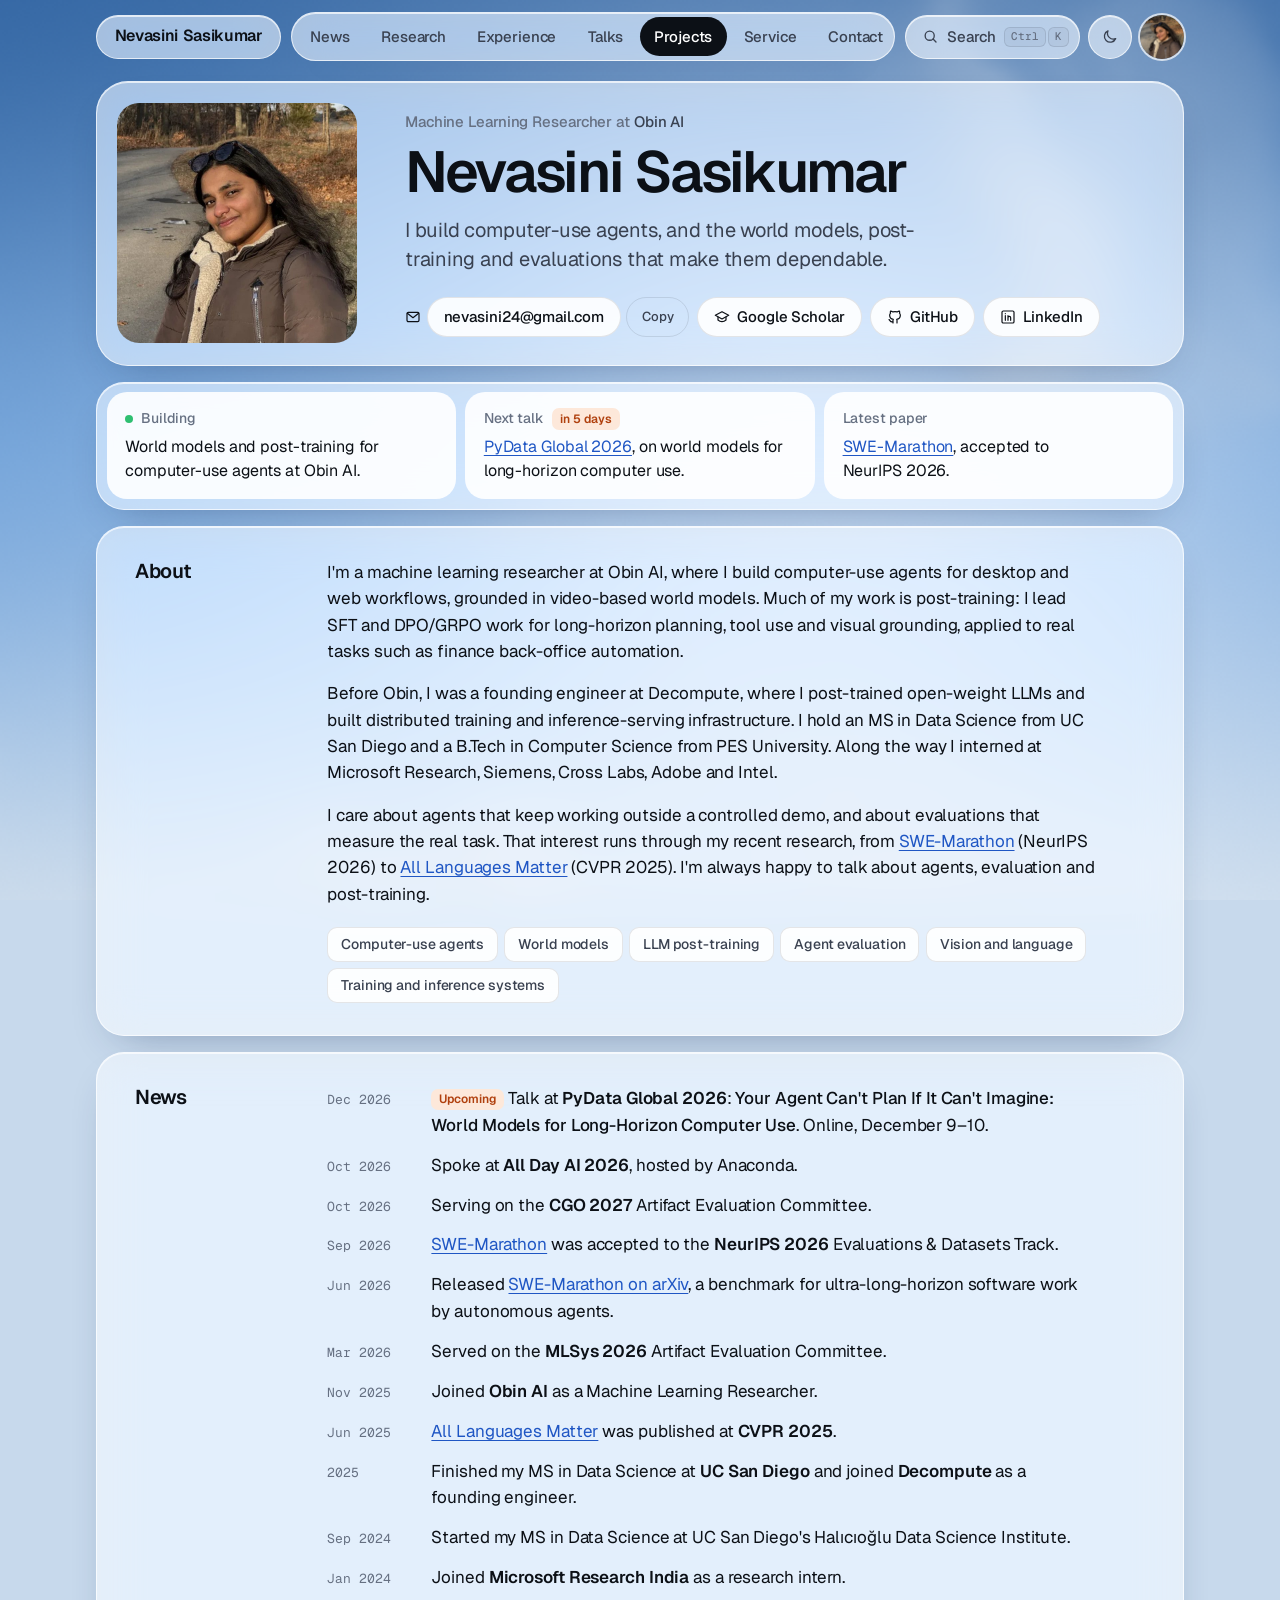
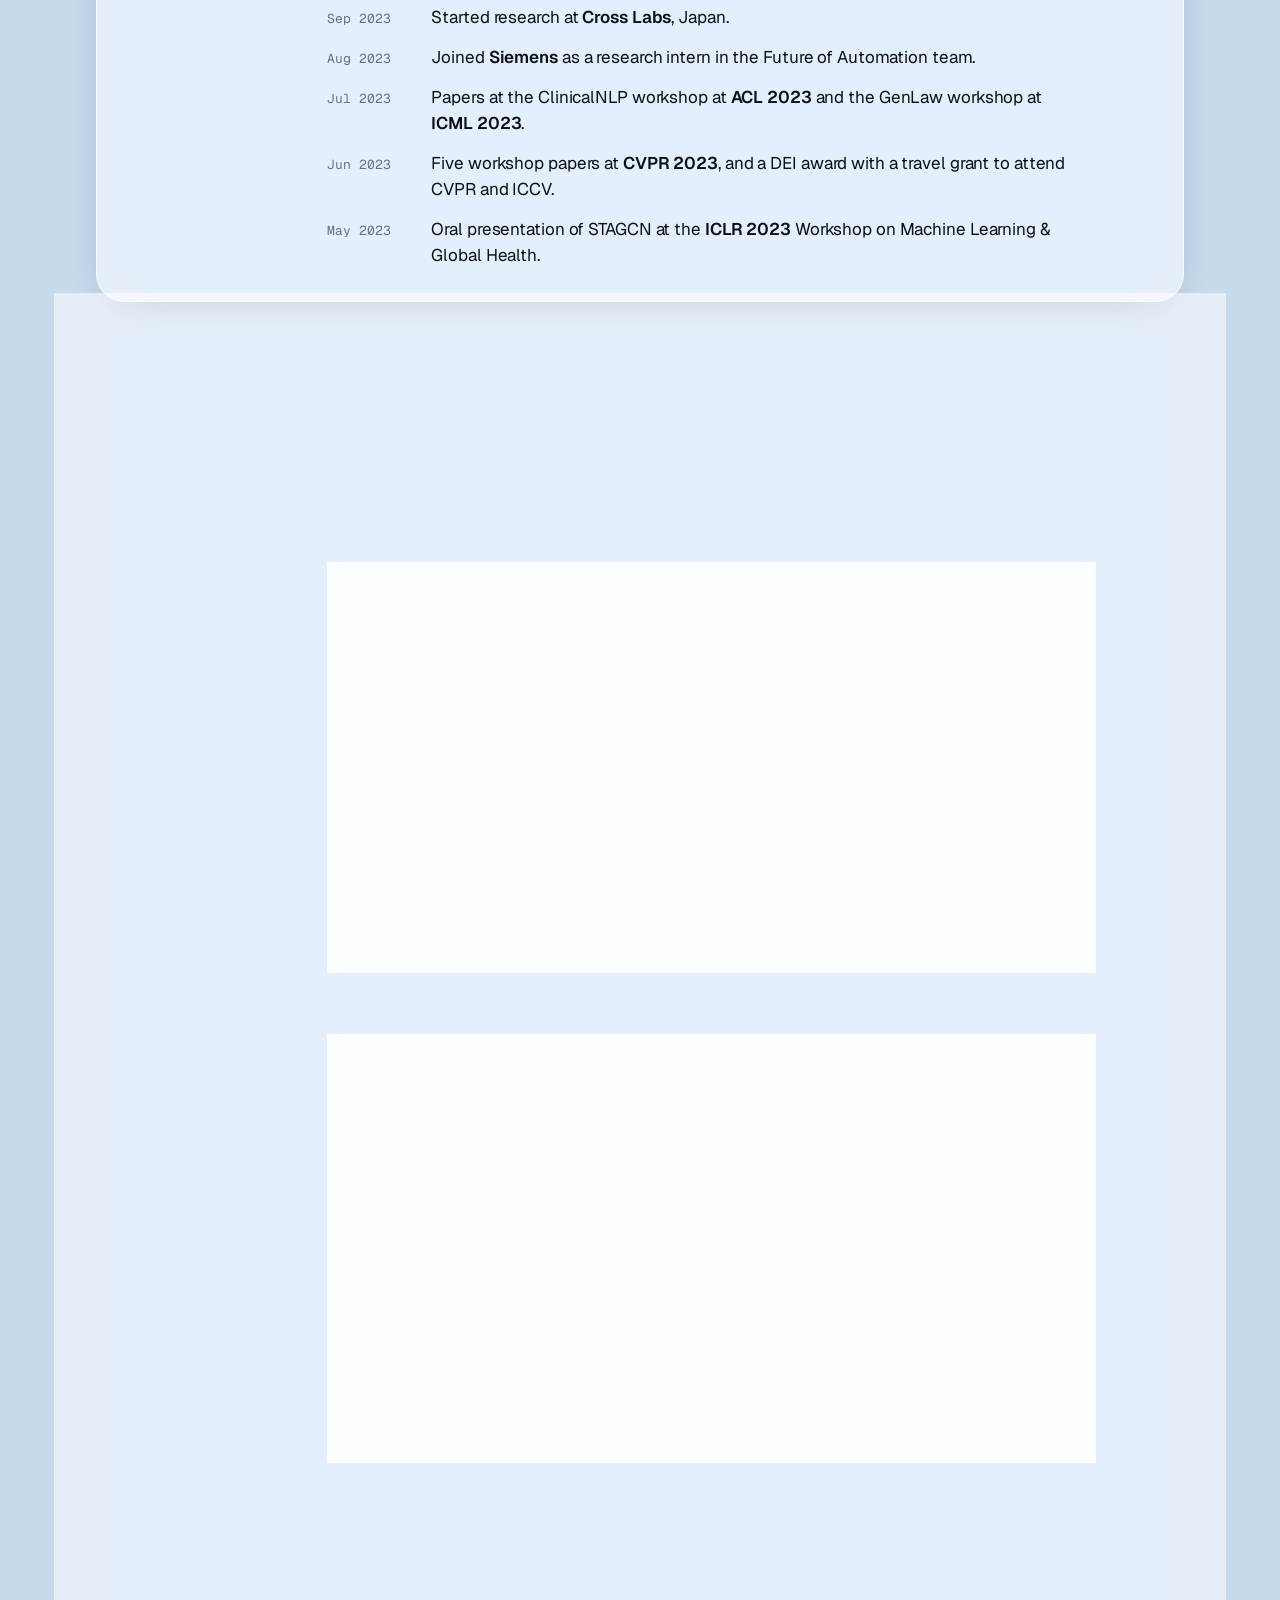
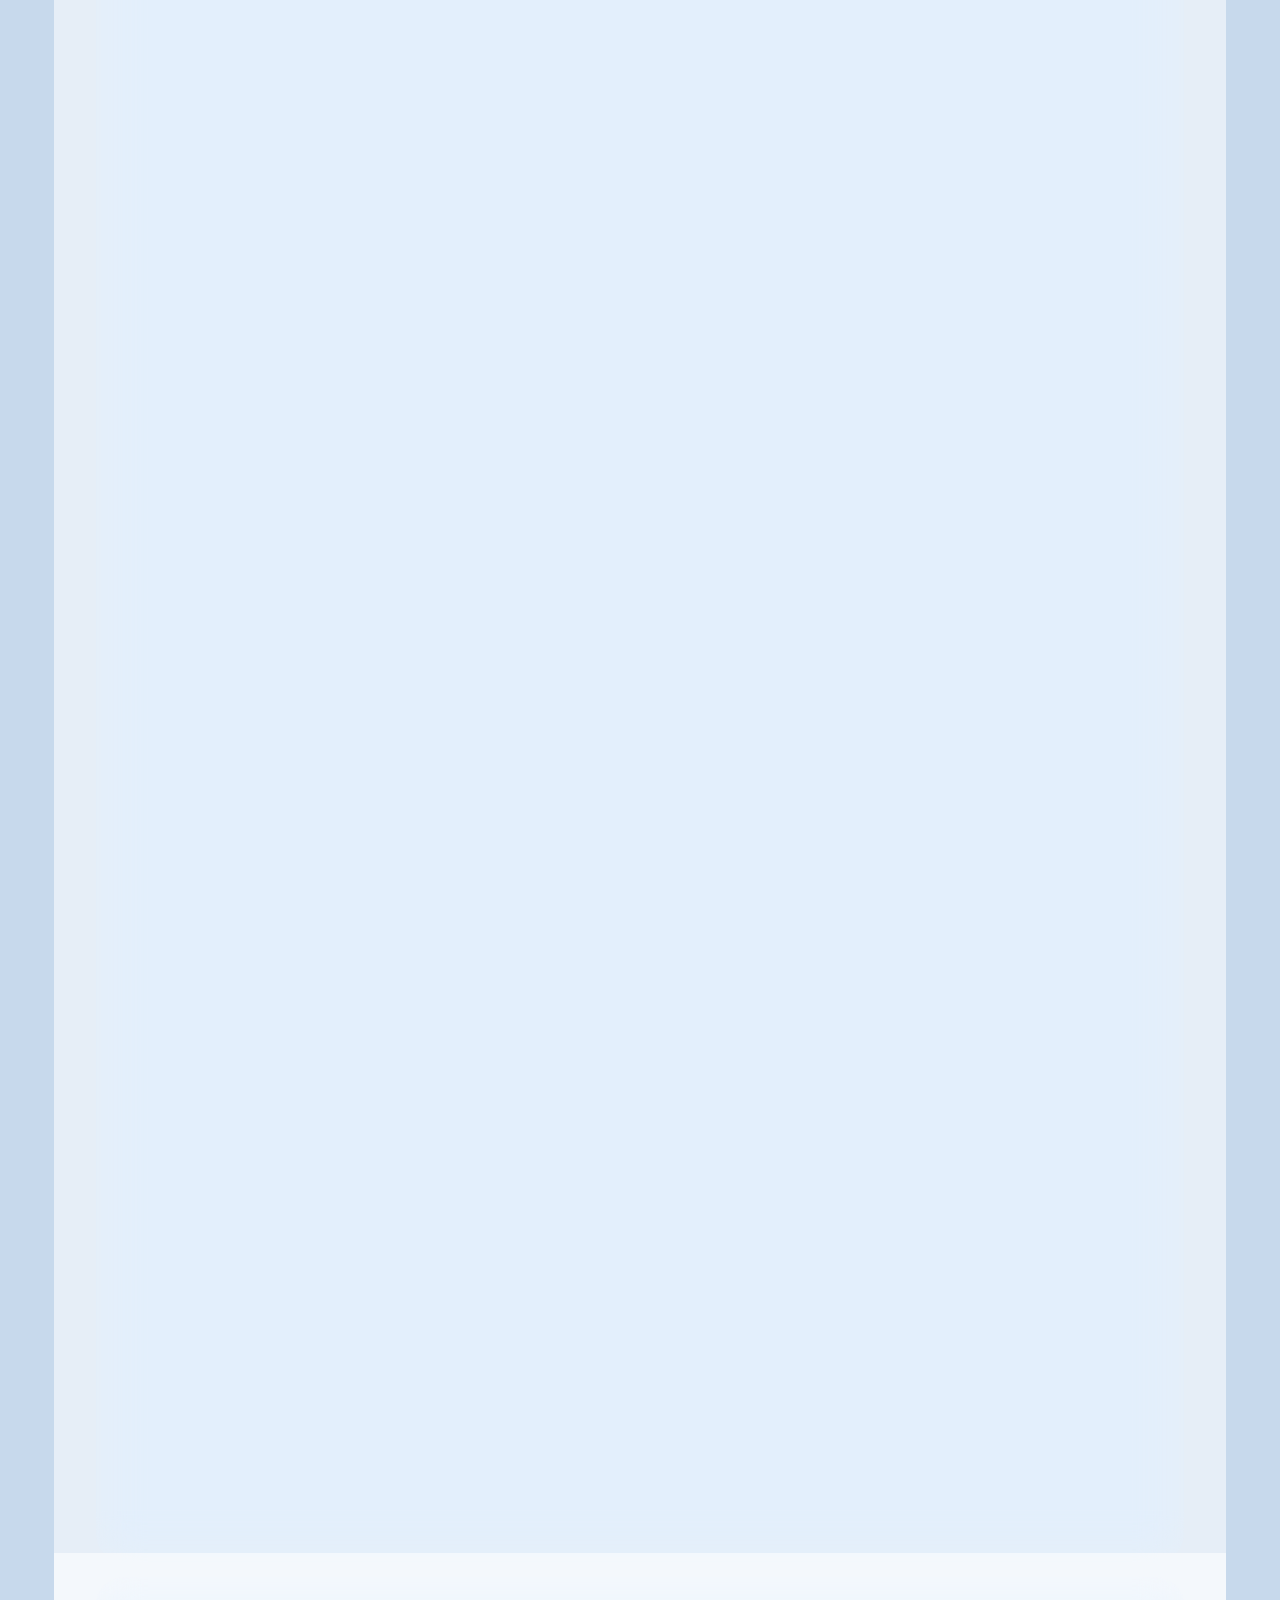
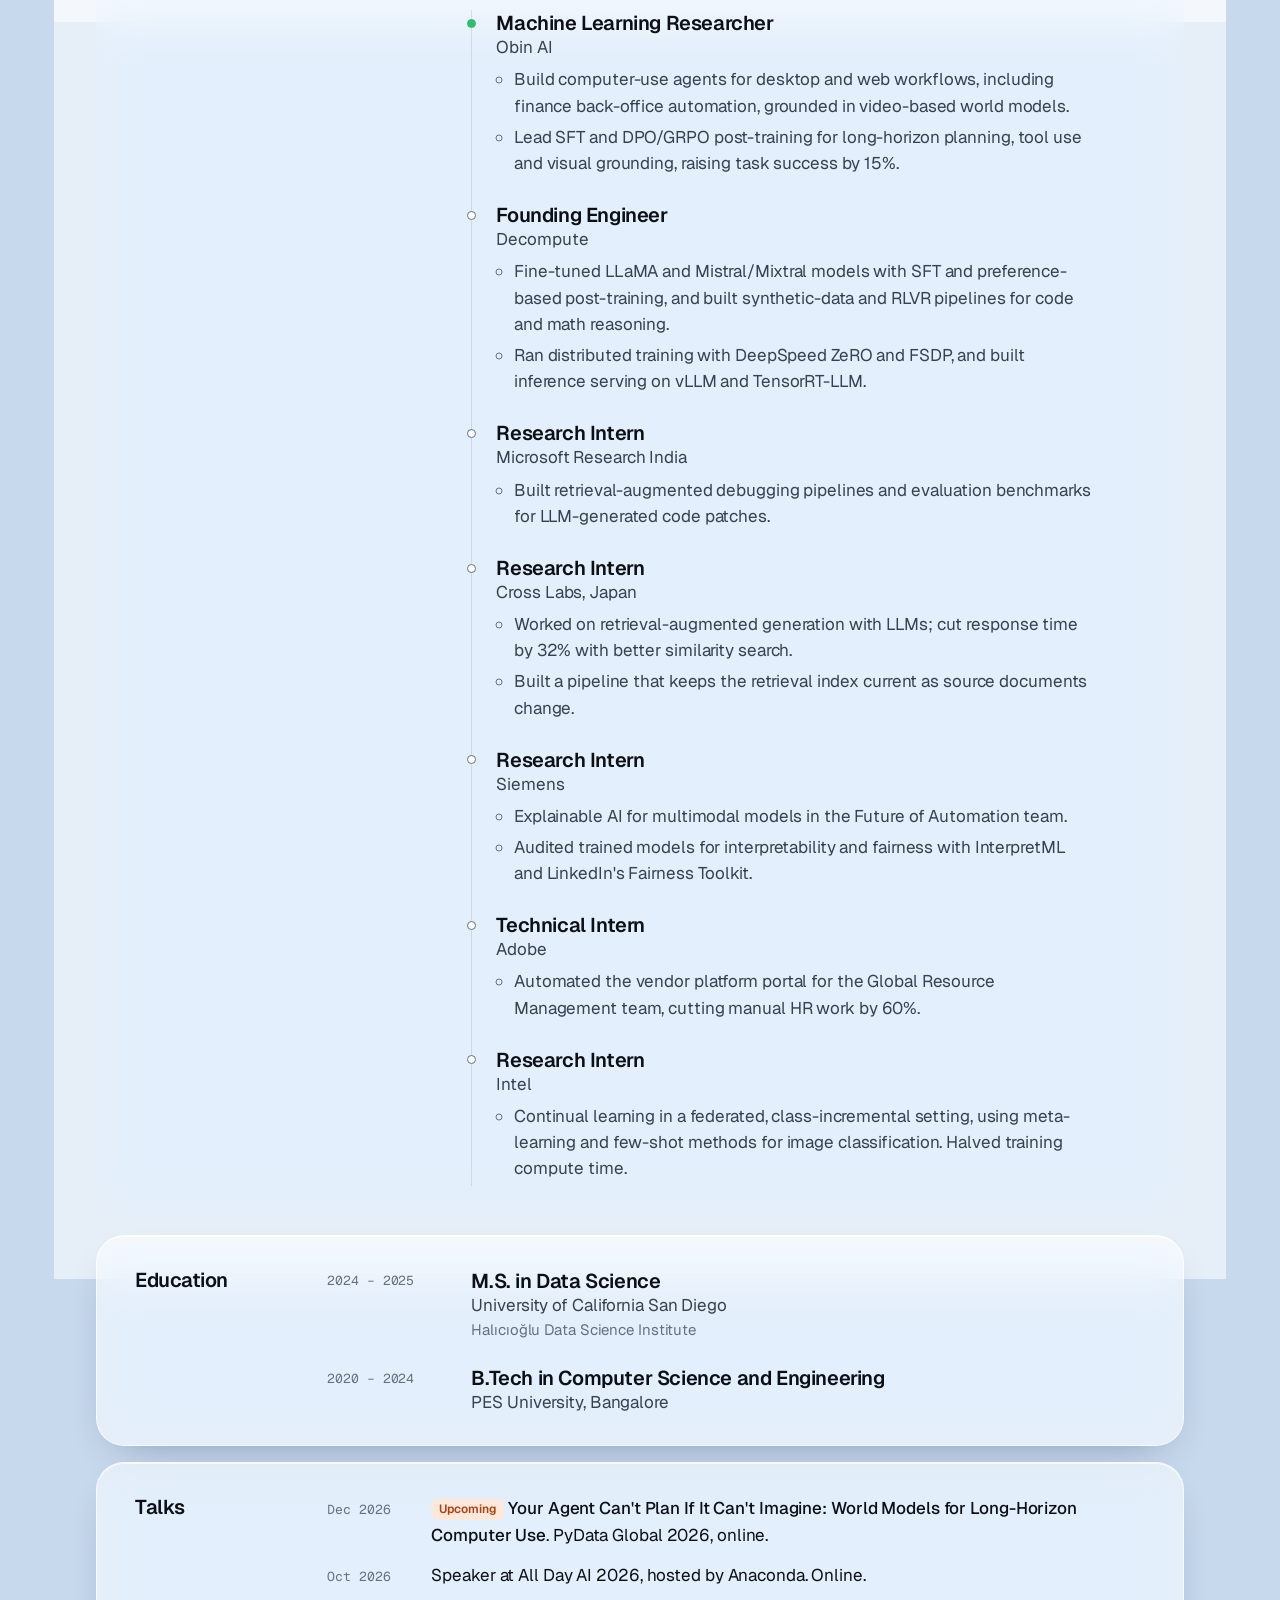
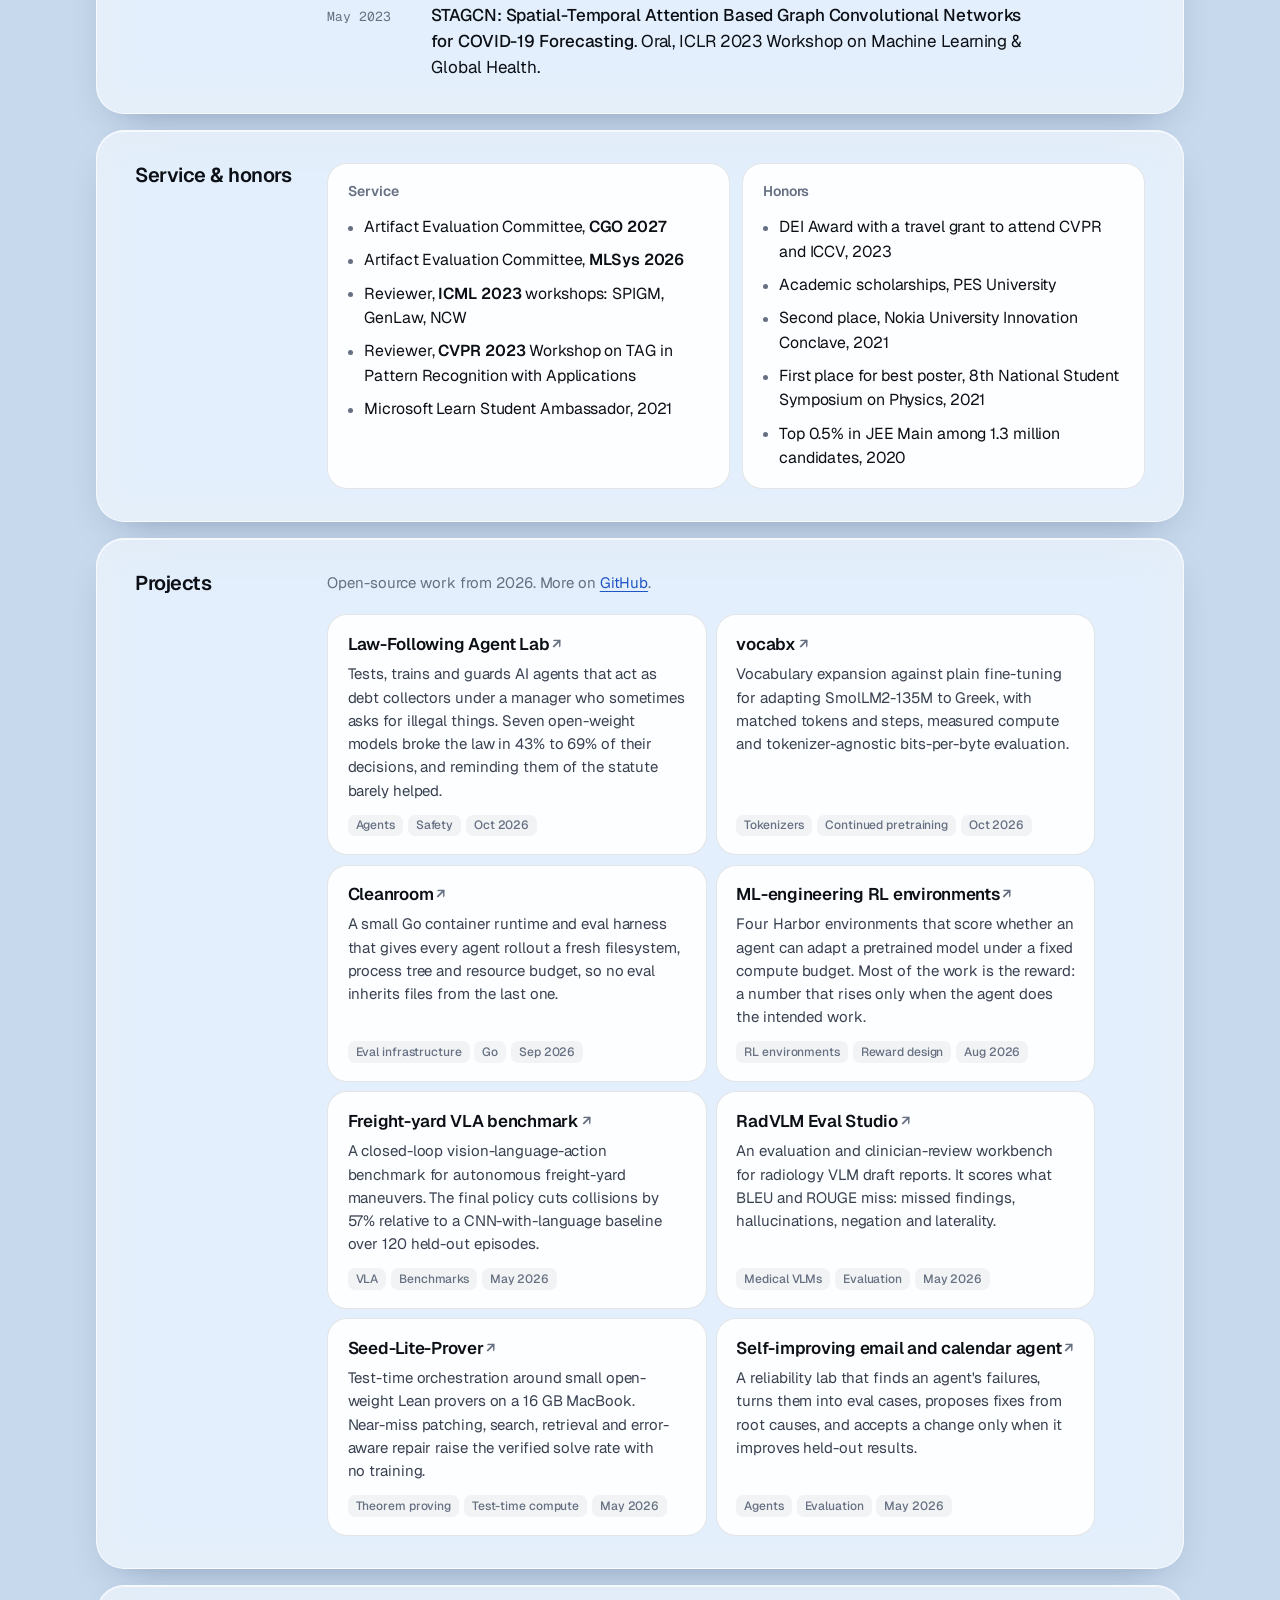
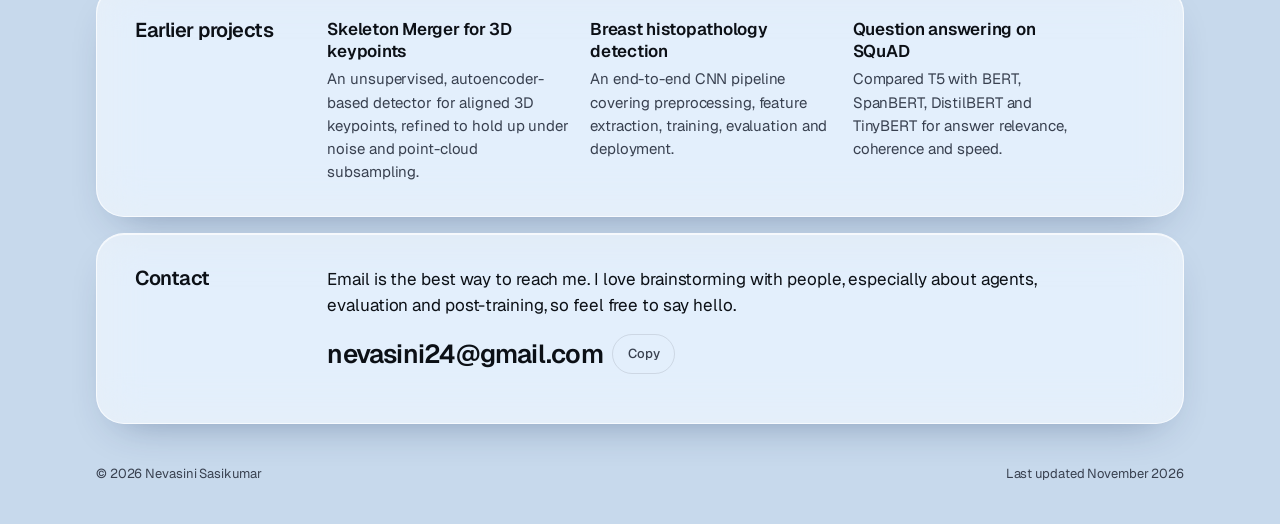
<file: index.html>
<!doctype html>
<html lang="en">
<head>
<meta charset="utf-8">
<meta name="viewport" content="width=device-width, initial-scale=1, viewport-fit=cover">
<title>Nevasini Sasikumar</title>
<meta name="claude:viewport-fit-sides" content="cover">
<meta name="description" content="Nevasini Sasikumar is a machine learning researcher at Obin AI working on computer-use agents, world models, LLM post-training, and agent evaluation.">
<meta name="author" content="Nevasini Sasikumar">
<link rel="canonical" href="https://nevasini1.github.io/">
<meta property="og:type" content="profile">
<meta property="og:title" content="Nevasini Sasikumar">
<meta property="og:description" content="Machine learning researcher at Obin AI. Computer-use agents, world models, LLM post-training, and agent evaluation.">
<meta property="og:url" content="https://nevasini1.github.io/">
<meta property="og:image" content="https://nevasini1.github.io/assets/img/og.jpg">
<meta name="twitter:card" content="summary">
<meta name="theme-color" content="#3a6ca8" media="(prefers-color-scheme: light)">
<meta name="theme-color" content="#050a18" media="(prefers-color-scheme: dark)">
<link rel="icon" href="assets/img/favicon.svg" type="image/svg+xml">
<script>try{var t=localStorage.getItem("theme");if(t==="light"||t==="dark")document.documentElement.setAttribute("data-theme",t)}catch(e){}</script>
<link rel="preconnect" href="https://fonts.googleapis.com">
<link rel="preconnect" href="https://fonts.gstatic.com" crossorigin>
<link rel="stylesheet" href="https://fonts.googleapis.com/css2?family=Geist:wght@400;500;600;700&family=Geist+Mono:wght@400;500&display=swap">
<link rel="stylesheet" href="assets/css/site.css">
<script type="application/ld+json">
{
  "@context": "https://schema.org",
  "@type": "Person",
  "name": "Nevasini Sasikumar",
  "url": "https://nevasini1.github.io/",
  "image": "https://nevasini1.github.io/assets/img/nevasini.jpg",
  "jobTitle": "Machine Learning Researcher",
  "worksFor": {"@type": "Organization", "name": "Obin AI"},
  "alumniOf": [
    {"@type": "CollegeOrUniversity", "name": "University of California San Diego"},
    {"@type": "CollegeOrUniversity", "name": "PES University"}
  ],
  "sameAs": [
    "https://github.com/nevasini1",
    "https://github.com/nevasini",
    "https://www.linkedin.com/in/nevasini-sasikumar",
    "https://scholar.google.com/citations?user=oJl3yZkAAAAJ"
  ]
}
</script>
</head>
<body>

<canvas id="bg-shader" aria-hidden="true"></canvas>
<a class="skip" href="#main">Skip to content</a>

<nav class="topbar" aria-label="Sections">
  <div class="wrap topbar-inner">
    <a class="brand pill" href="#top" aria-label="Nevasini Sasikumar, back to top"><span>Nevasini</span><span class="brand-last">Sasikumar</span></a>
    <ul class="navlinks">
      <li><a href="#news">News</a></li>
      <li><a href="#research">Research</a></li>
      <li><a href="#experience">Experience</a></li>
      <li><a href="#talks">Talks</a></li>
      <li><a href="#projects">Projects</a></li>
      <li><a href="#service">Service</a></li>
      <li><a href="#contact">Contact</a></li>
    </ul>
    <div class="top-actions">
      <button class="palette-btn pill" id="palette-open" type="button" aria-label="Search the site" aria-haspopup="dialog" aria-controls="palette">
        <svg viewBox="0 0 24 24" aria-hidden="true"><circle cx="11" cy="11" r="6.5"/><path d="m20 20-4.2-4.2"/></svg>
        <span class="palette-word">Search</span>
        <span class="kbd-hint"><kbd class="mod">⌘</kbd><kbd>K</kbd></span>
      </button>
      <button class="theme-toggle" id="theme-toggle" type="button" aria-label="Switch to dark theme">
        <svg class="i-moon" viewBox="0 0 24 24" aria-hidden="true"><path d="M20 14.5A8 8 0 0 1 9.5 4a8 8 0 1 0 10.5 10.5Z"/></svg>
        <svg class="i-sun" viewBox="0 0 24 24" aria-hidden="true"><circle cx="12" cy="12" r="4"/><path d="M12 2v2M12 20v2M4.9 4.9l1.4 1.4M17.7 17.7l1.4 1.4M2 12h2M20 12h2M4.9 19.1l1.4-1.4M17.7 6.3l1.4-1.4"/></svg>
      </button>
      <a class="avatar" href="#top" tabindex="-1" aria-hidden="true"><img src="assets/img/nevasini.jpg" alt="" width="88" height="88"></a>
    </div>
  </div>
</nav>

<div class="wrap">
<header class="hero" id="top">
  <figure class="portrait">
    <img src="assets/img/nevasini.jpg" alt="Portrait of Nevasini Sasikumar" width="720" height="720">
  </figure>
  <div class="intro">
    <p class="eyebrow">Machine Learning Researcher at <a href="https://obin.ai" rel="noopener">Obin AI</a></p>
    <h1>Nevasini Sasikumar</h1>
    <p class="lede">I build computer-use agents, and the world models, post-training and evaluations that make them dependable.</p>
    <ul class="contact-row">
      <li class="email">
        <svg viewBox="0 0 24 24" aria-hidden="true"><rect x="3" y="5" width="18" height="14" rx="2"/><path d="m3.5 6.5 8.5 6.5 8.5-6.5"/></svg>
        <a href="mailto:nevasini24@gmail.com" id="email-address">nevasini24@gmail.com</a>
        <button class="copy" type="button" data-copy="nevasini24@gmail.com">Copy</button>
      </li>
      <li><a href="https://scholar.google.com/citations?user=oJl3yZkAAAAJ" rel="noopener">
        <svg viewBox="0 0 24 24" aria-hidden="true"><path d="M12 4 2 9.5 12 15l10-5.5L12 4Z"/><path d="M6 12v4.5c1.7 1.6 3.7 2.5 6 2.5s4.3-.9 6-2.5V12"/></svg>Google Scholar</a></li>
      <li><a href="https://github.com/nevasini1" rel="noopener">
        <svg viewBox="0 0 24 24" aria-hidden="true"><path d="M9 19c-4.3 1.4-4.3-2.5-6-3m12 5v-3.5c0-1 .1-1.4-.5-2 2.8-.3 5.5-1.4 5.5-6a4.6 4.6 0 0 0-1.3-3.2 4.2 4.2 0 0 0-.1-3.2s-1.1-.3-3.5 1.3a12 12 0 0 0-6.2 0C6.5 2.8 5.4 3.1 5.4 3.1a4.2 4.2 0 0 0-.1 3.2A4.6 4.6 0 0 0 4 9.5c0 4.6 2.7 5.7 5.5 6-.6.6-.6 1.2-.5 2V21"/></svg>GitHub</a></li>
      <li><a href="https://www.linkedin.com/in/nevasini-sasikumar" rel="noopener">
        <svg viewBox="0 0 24 24" aria-hidden="true"><rect x="3" y="3" width="18" height="18" rx="2"/><path d="M8 10v7M8 7v.01M12 17v-4a2 2 0 0 1 4 0v4M12 10v7"/></svg>LinkedIn</a></li>
    </ul>
  </div>
</header>
</div>

<main id="main" class="wrap">

  <section class="now" aria-label="Right now">
    <div class="now-cell">
      <p class="now-label"><span class="live-dot" aria-hidden="true"></span>Building</p>
      <p class="now-text">World models and post-training for computer-use agents at Obin AI.</p>
    </div>
    <div class="now-cell" id="now-talk" data-start="2026-12-09T11:00:00Z" data-end="2026-12-10T21:30:00Z">
      <p class="now-label"><span id="now-talk-label">Next talk</span> <span class="chip chip-signal" id="talk-countdown">Dec 9–10</span></p>
      <p class="now-text"><a href="#talks">PyData Global 2026</a>, on world models for long-horizon computer use.</p>
    </div>
    <div class="now-cell">
      <p class="now-label">Latest paper</p>
      <p class="now-text"><a href="#pub-swe-marathon">SWE-Marathon</a>, accepted to NeurIPS 2026.</p>
    </div>
  </section>

  <section class="sec" id="about" aria-labelledby="about-h">
    <h2 class="sec-label" id="about-h">About</h2>
    <div class="sec-body prose">
      <p>I'm a machine learning researcher at Obin AI, where I build computer-use agents for desktop and web workflows, grounded in video-based world models. Much of my work is post-training: I lead SFT and DPO/GRPO work for long-horizon planning, tool use and visual grounding, applied to real tasks such as finance back-office automation.</p>
      <p>Before Obin, I was a founding engineer at Decompute, where I post-trained open-weight LLMs and built distributed training and inference-serving infrastructure. I hold an MS in Data Science from UC San Diego and a B.Tech in Computer Science from PES University. Along the way I interned at Microsoft Research, Siemens, Cross Labs, Adobe and Intel.</p>
      <p>I care about agents that keep working outside a controlled demo, and about evaluations that measure the real task. That interest runs through my recent research, from <a href="#pub-swe-marathon">SWE-Marathon</a> (NeurIPS 2026) to <a href="#pub-alm-bench">All Languages Matter</a> (CVPR 2025). I'm always happy to talk about agents, evaluation and post-training.</p>
      <ul class="tags" aria-label="Research interests">
        <li>Computer-use agents</li>
        <li>World models</li>
        <li>LLM post-training</li>
        <li>Agent evaluation</li>
        <li>Vision and language</li>
        <li>Training and inference systems</li>
      </ul>
    </div>
  </section>

  <section class="sec" id="news" aria-labelledby="news-h">
    <h2 class="sec-label" id="news-h">News</h2>
    <div class="sec-body">
      <ol class="dated">
        <li><time datetime="2026-12">Dec 2026</time><p><span class="chip chip-signal" data-until="2026-12-10T21:30:00Z">Upcoming</span> Talk at <strong>PyData Global 2026</strong>: <em>Your Agent Can't Plan If It Can't Imagine: World Models for Long-Horizon Computer Use</em>. Online, December 9–10.</p></li>
        <li><time datetime="2026-10">Oct 2026</time><p>Spoke at <strong>All Day AI 2026</strong>, hosted by Anaconda.</p></li>
        <li><time datetime="2026-10">Oct 2026</time><p>Serving on the <strong>CGO 2027</strong> Artifact Evaluation Committee.</p></li>
        <li><time datetime="2026-09">Sep 2026</time><p><a href="#pub-swe-marathon">SWE-Marathon</a> was accepted to the <strong>NeurIPS 2026</strong> Evaluations &amp; Datasets Track.</p></li>
        <li><time datetime="2026-06">Jun 2026</time><p>Released <a href="https://arxiv.org/abs/2606.07682" rel="noopener">SWE-Marathon on arXiv</a>, a benchmark for ultra-long-horizon software work by autonomous agents.</p></li>
        <li><time datetime="2026-03">Mar 2026</time><p>Served on the <strong>MLSys 2026</strong> Artifact Evaluation Committee.</p></li>
        <li><time datetime="2025-11">Nov 2025</time><p>Joined <strong>Obin AI</strong> as a Machine Learning Researcher.</p></li>
        <li><time datetime="2025-06">Jun 2025</time><p><a href="#pub-alm-bench">All Languages Matter</a> was published at <strong>CVPR 2025</strong>.</p></li>
        <li><time datetime="2025">2025</time><p>Finished my MS in Data Science at <strong>UC San Diego</strong> and joined <strong>Decompute</strong> as a founding engineer.</p></li>
        <li><time datetime="2024-09">Sep 2024</time><p>Started my MS in Data Science at UC San Diego's Halıcıoğlu Data Science Institute.</p></li>
        <li><time datetime="2024-01">Jan 2024</time><p>Joined <strong>Microsoft Research India</strong> as a research intern.</p></li>
        <li><time datetime="2023-09">Sep 2023</time><p>Started research at <strong>Cross Labs</strong>, Japan.</p></li>
        <li><time datetime="2023-08">Aug 2023</time><p>Joined <strong>Siemens</strong> as a research intern in the Future of Automation team.</p></li>
        <li><time datetime="2023-07">Jul 2023</time><p>Papers at the ClinicalNLP workshop at <strong>ACL 2023</strong> and the GenLaw workshop at <strong>ICML 2023</strong>.</p></li>
        <li><time datetime="2023-06">Jun 2023</time><p>Five workshop papers at <strong>CVPR 2023</strong>, and a DEI award with a travel grant to attend CVPR and ICCV.</p></li>
        <li><time datetime="2023-05">May 2023</time><p>Oral presentation of STAGCN at the <strong>ICLR 2023</strong> Workshop on Machine Learning &amp; Global Health.</p></li>
      </ol>
    </div>
  </section>

  <section class="sec" id="research" aria-labelledby="research-h">
    <h2 class="sec-label" id="research-h">Research</h2>
    <div class="sec-body">
      <div class="venues">
        <p class="venues-label">Venues, incl. workshops</p>
        <ul>
          <li>NeurIPS</li><li>CVPR</li><li>ACL</li><li>ICML</li><li>ICLR</li><li>ECML PKDD</li><li>MIDL</li>
        </ul>
      </div>

      <div class="filters" role="group" aria-label="Filter papers by topic">
        <button type="button" class="filter" data-filter="all" aria-pressed="true">All <span class="n">15</span></button>
        <button type="button" class="filter" data-filter="agents" aria-pressed="false">Agents &amp; evaluation <span class="n">2</span></button>
        <button type="button" class="filter" data-filter="multimodal" aria-pressed="false">Vision &amp; multimodal <span class="n">7</span></button>
        <button type="button" class="filter" data-filter="generative" aria-pressed="false">Generative models <span class="n">5</span></button>
        <button type="button" class="filter" data-filter="health" aria-pressed="false">Health <span class="n">5</span></button>
        <button type="button" class="filter" data-filter="graphs" aria-pressed="false">Graphs <span class="n">2</span></button>
        <button type="button" class="filter" data-filter="trust" aria-pressed="false">Trust &amp; law <span class="n">2</span></button>
      </div>
      <p class="filter-status" id="filter-status" aria-live="polite">Full list on <a href="https://scholar.google.com/citations?user=oJl3yZkAAAAJ&amp;view_op=list_works&amp;sortby=pubdate" rel="noopener">Google Scholar</a>.</p>

      <div class="year-group">
      <h3 class="year">2026</h3>
      <article class="pub pub-feature" id="pub-swe-marathon" data-topics="agents">
        <h4>SWE-Marathon: Can AI Agents Autonomously Complete Ultra-Long-Horizon Software Work?</h4>
        <p class="authors">Multi-institution author team, including <b>Nevasini Sasikumar</b></p>
        <p class="venue"><span class="chip">NeurIPS 2026</span> Evaluations &amp; Datasets Track</p>
        <p class="tldr">Twenty multi-hour software tasks, from full application clones to ML engineering, checked by layered hidden verification. Frontier coding agents solve fewer than 30% of them. The paper traces failures to weak self-verification and early stopping, and finds reward hacking in 13.8% of rollouts.</p>
        <dl class="figures">
          <div><dt>Tasks</dt><dd>20</dd></div>
          <div><dt>Tokens per attempt</dt><dd>27.2M</dd></div>
          <div><dt>Solved by frontier agents</dt><dd>&lt;30%</dd></div>
          <div><dt>Rollouts with reward hacking</dt><dd>13.8%</dd></div>
        </dl>
        <p class="plinks"><a href="https://arxiv.org/abs/2606.07682" rel="noopener">arXiv</a><a href="https://swe-marathon.org/" rel="noopener">Project</a><a href="https://github.com/abundant-ai/swe-marathon" rel="noopener">Code</a></p>
      </article>
      </div>

      <div class="year-group">
      <h3 class="year">2025</h3>
      <article class="pub pub-feature" id="pub-alm-bench" data-topics="agents multimodal">
        <h4>All Languages Matter: Evaluating LMMs on Culturally Diverse 100 Languages</h4>
        <p class="authors">Ashmal Vayani et al., including <b>Nevasini Sasikumar</b></p>
        <p class="venue"><span class="chip">CVPR 2025</span> IEEE/CVF Conference on Computer Vision and Pattern Recognition</p>
        <p class="tldr">ALM-bench tests large multimodal models on visual and linguistic reasoning across 100 languages and many cultural domains, and shows how far they fall behind in low-resource languages.</p>
        <p class="plinks"><a href="https://openaccess.thecvf.com/content/CVPR2025/html/Vayani_All_Languages_Matter_Evaluating_LMMs_on_Culturally_Diverse_100_Languages_CVPR_2025_paper.html" rel="noopener">Paper</a><a href="https://arxiv.org/abs/2411.16508" rel="noopener">arXiv</a></p>
      </article>
      <article class="pub" id="pub-hybrid" data-topics="trust">
        <h4>Trustworthy Hybrid Decision-Making</h4>
        <p class="authors">Krishna Sri Ipsit Mantri, <b>Nevasini Sasikumar</b></p>
        <p class="venue"><span class="chip">ECML PKDD</span> Workshop on Hybrid Human-Machine Learning and Decision Making (HLDM 2023). Springer CCIS vol. 2134, 2025</p>
        <p class="plinks"><a href="https://sml.disi.unitn.it/files/hldm23/HLDM23_84.pdf" rel="noopener">PDF</a><button type="button" class="cite-btn" aria-expanded="false">Cite</button></p>
        <div class="bib" hidden><pre>@inproceedings{mantri2025trustworthy,
  title     = {Trustworthy Hybrid Decision-Making},
  author    = {Mantri, Krishna Sri Ipsit and Sasikumar, Nevasini},
  booktitle = {Machine Learning and Principles and Practice of Knowledge
               Discovery in Databases. ECML PKDD 2023 Workshops},
  series    = {Communications in Computer and Information Science},
  volume    = {2134},
  pages     = {239--244},
  publisher = {Springer},
  year      = {2025}
}</pre><button type="button" class="copy bib-copy">Copy BibTeX</button></div>
      </article>
      </div>

      <div class="year-group">
      <h3 class="year">2023</h3>
      <article class="pub" id="pub-clinical-ner" data-topics="health">
        <h4>Transfer Learning for Low-Resource Clinical Named Entity Recognition</h4>
        <p class="authors"><b>Nevasini Sasikumar</b>, Krishna Sri Ipsit Mantri</p>
        <p class="venue"><span class="chip">ACL 2023</span> 5th Clinical Natural Language Processing Workshop</p>
        <p class="plinks"><a href="https://aclanthology.org/2023.clinicalnlp-1.53" rel="noopener">Paper</a><a href="https://doi.org/10.18653/v1/2023.clinicalnlp-1.53" rel="noopener">DOI</a><button type="button" class="cite-btn" aria-expanded="false">Cite</button></p>
        <div class="bib" hidden><pre>@inproceedings{sasikumar-mantri-2023-transfer,
  title     = {Transfer Learning for Low-Resource Clinical Named Entity Recognition},
  author    = {Sasikumar, Nevasini and Mantri, Krishna Sri Ipsit},
  booktitle = {Proceedings of the 5th Clinical Natural Language Processing Workshop},
  pages     = {514--518},
  address   = {Toronto, Canada},
  publisher = {Association for Computational Linguistics},
  year      = {2023},
  url       = {https://aclanthology.org/2023.clinicalnlp-1.53},
  doi       = {10.18653/v1/2023.clinicalnlp-1.53}
}</pre><button type="button" class="copy bib-copy">Copy BibTeX</button></div>
      </article>
      <article class="pub" id="pub-genlaw" data-topics="generative trust">
        <h4>Developing Methods for Identifying and Removing Copyrighted Content from Generative AI Models</h4>
        <p class="authors">Krishna Sri Ipsit Mantri, <b>Nevasini Sasikumar</b></p>
        <p class="venue"><span class="chip">ICML 2023</span> 1st Workshop on Generative AI and Law (GenLaw)</p>
        <p class="plinks"><a href="https://icml.cc/virtual/2023/27302" rel="noopener">Paper</a><button type="button" class="cite-btn" aria-expanded="false">Cite</button></p>
        <div class="bib" hidden><pre>@inproceedings{mantri2023copyright,
  title     = {Developing Methods for Identifying and Removing Copyrighted
               Content from Generative {AI} Models},
  author    = {Mantri, Krishna Sri Ipsit and Sasikumar, Nevasini},
  booktitle = {1st Workshop on Generative AI and Law at ICML},
  year      = {2023}
}</pre><button type="button" class="copy bib-copy">Copy BibTeX</button></div>
      </article>
      <article class="pub" id="pub-stagcn" data-topics="graphs health">
        <h4>STAGCN: Spatial-Temporal Attention Based Graph Convolutional Networks for COVID-19 Forecasting</h4>
        <p class="authors"><b>Nevasini Sasikumar</b>, Krishna Sri Ipsit Mantri</p>
        <p class="venue"><span class="chip">ICLR 2023</span> Workshop on Machine Learning &amp; Global Health <span class="chip chip-quiet">Oral</span></p>
        <p class="plinks"><button type="button" class="cite-btn" aria-expanded="false">Cite</button></p>
        <div class="bib" hidden><pre>@inproceedings{sasikumar2023stagcn,
  title     = {{STAGCN}: Spatial-Temporal Attention Based Graph Convolutional
               Networks for {COVID-19} Forecasting},
  author    = {Sasikumar, Nevasini and Mantri, Krishna Sri Ipsit},
  booktitle = {ICLR 2023 Workshop on Machine Learning \&amp; Global Health},
  year      = {2023}
}</pre><button type="button" class="copy bib-copy">Copy BibTeX</button></div>
      </article>
      <article class="pub" id="pub-avgae" data-topics="graphs">
        <h4>Attention Based Variational Graph Auto-Encoder (AVGAE)</h4>
        <p class="authors"><b>Nevasini Sasikumar</b>, Krishna Sri Ipsit Mantri</p>
        <p class="venue"><span class="chip">ICLR 2023</span> Tiny Papers, invited to archive</p>
        <p class="plinks"><button type="button" class="cite-btn" aria-expanded="false">Cite</button></p>
        <div class="bib" hidden><pre>@misc{sasikumar2023avgae,
  title        = {Attention Based Variational Graph Auto-Encoder ({AVGAE})},
  author       = {Sasikumar, Nevasini and Mantri, Krishna Sri Ipsit},
  howpublished = {ICLR 2023 Tiny Papers},
  year         = {2023}
}</pre><button type="button" class="copy bib-copy">Copy BibTeX</button></div>
      </article>
      <article class="pub" id="pub-fashion" data-topics="generative multimodal">
        <h4>Interactive Fashion Content Generation Using LLMs and Latent Diffusion Models</h4>
        <p class="authors">Krishna Sri Ipsit Mantri, <b>Nevasini Sasikumar</b></p>
        <p class="venue"><span class="chip">CVPR 2023</span> Workshop on Ethical Considerations in Creative Applications of Computer Vision</p>
        <p class="plinks"><a href="https://arxiv.org/abs/2306.05182" rel="noopener">arXiv</a><button type="button" class="cite-btn" aria-expanded="false">Cite</button></p>
        <div class="bib" hidden><pre>@misc{mantri2023interactive,
  title         = {Interactive Fashion Content Generation Using {LLMs} and
                   Latent Diffusion Models},
  author        = {Mantri, Krishna Sri Ipsit and Sasikumar, Nevasini},
  year          = {2023},
  eprint        = {2306.05182},
  archivePrefix = {arXiv},
  primaryClass  = {cs.CV}
}</pre><button type="button" class="copy bib-copy">Copy BibTeX</button></div>
      </article>
      <article class="pub" id="pub-low-vision" data-topics="multimodal">
        <h4>Advancing Visual Understanding and Accessibility for All: Image Captioning for Low Vision</h4>
        <p class="authors"><b>Nevasini Sasikumar</b>, Krishna Sri Ipsit Mantri</p>
        <p class="venue"><span class="chip">CVPR 2023</span> VizWiz Grand Challenge Workshop</p>
      </article>
      <article class="pub" id="pub-parkinsons" data-topics="multimodal health">
        <h4>Monitoring Parkinson's Disease Progression Through Egocentric Vision: A Precision Health Approach</h4>
        <p class="authors"><b>Nevasini Sasikumar</b>, Krishna Sri Ipsit Mantri</p>
        <p class="venue"><span class="chip">CVPR 2023</span> Joint International 3rd Ego4D and 11th EPIC Workshop</p>
      </article>
      <article class="pub" id="pub-silent-movies" data-topics="generative multimodal">
        <h4>Lending a Listening Ear: Generating Suitable Soundscapes for Classic Silent Movies</h4>
        <p class="authors"><b>Nevasini Sasikumar</b>, Krishna Sri Ipsit Mantri</p>
        <p class="venue"><span class="chip">CVPR 2023</span> Computational Cameras and Displays Workshop</p>
      </article>
      <article class="pub" id="pub-denoising" data-topics="generative multimodal">
        <h4>Image Denoising Using Diffusion Models</h4>
        <p class="authors">Krishna Sri Ipsit Mantri, <b>Nevasini Sasikumar</b></p>
        <p class="venue"><span class="chip">CVPR 2023</span> 8th IEEE Workshop on Computer Vision for Microscopy Image Analysis <span class="chip chip-quiet">Spotlight</span></p>
      </article>
      <article class="pub" id="pub-synthetic-medical" data-topics="generative health">
        <h4>Synthetic Medical Image Generation Using Latent Diffusion Models and Large Language Models</h4>
        <p class="authors">Krishna Sri Ipsit Mantri, <b>Nevasini Sasikumar</b></p>
        <p class="venue"><span class="chip">MIDL 2023</span> Medical Imaging with Deep Learning</p>
      </article>
      <article class="pub" id="pub-gi-segmentation" data-topics="multimodal health">
        <h4>Gastrointestinal Disease Detection Using Transformer-Based Image Segmentation</h4>
        <p class="authors"><b>Nevasini Sasikumar</b>, Krishna Sri Ipsit Mantri</p>
        <p class="venue"><span class="chip">AI Cures 2023</span> MIT–MGB AI Cures Conference</p>
      </article>
      <article class="pub" id="pub-underfitting" data-topics="">
        <h4>Underfitting and Regularization: Finding the Right Balance</h4>
        <p class="authors"><b>Nevasini Sasikumar</b>, Krishna Sri Ipsit Mantri</p>
        <p class="venue"><span class="chip">OpenReview</span> 2023</p>
        <p class="plinks"><a href="https://openreview.net/forum?id=qtvVj7Y6Sq" rel="noopener">OpenReview</a><button type="button" class="cite-btn" aria-expanded="false">Cite</button></p>
        <div class="bib" hidden><pre>@misc{sasikumar2023underfitting,
  title  = {Underfitting and Regularization: Finding the Right Balance},
  author = {Sasikumar, Nevasini and Mantri, Krishna Sri Ipsit},
  year   = {2023},
  url    = {https://openreview.net/forum?id=qtvVj7Y6Sq}
}</pre><button type="button" class="copy bib-copy">Copy BibTeX</button></div>
      </article>
      </div>
    </div>
  </section>

  <section class="sec" id="experience" aria-labelledby="experience-h">
    <h2 class="sec-label" id="experience-h">Experience</h2>
    <div class="sec-body">
      <ol class="roles timeline">
        <li>
          <p class="when">Nov 2025 – now</p>
          <div class="what">
            <h3>Machine Learning Researcher <span class="at">Obin AI</span></h3>
            <ul>
              <li>Build computer-use agents for desktop and web workflows, including finance back-office automation, grounded in video-based world models.</li>
              <li>Lead SFT and DPO/GRPO post-training for long-horizon planning, tool use and visual grounding, raising task success by 15%.</li>
            </ul>
          </div>
        </li>
        <li>
          <p class="when">2025</p>
          <div class="what">
            <h3>Founding Engineer <span class="at">Decompute</span></h3>
            <ul>
              <li>Fine-tuned LLaMA and Mistral/Mixtral models with SFT and preference-based post-training, and built synthetic-data and RLVR pipelines for code and math reasoning.</li>
              <li>Ran distributed training with DeepSpeed ZeRO and FSDP, and built inference serving on vLLM and TensorRT-LLM.</li>
            </ul>
          </div>
        </li>
        <li>
          <p class="when">2024</p>
          <div class="what">
            <h3>Research Intern <span class="at">Microsoft Research India</span></h3>
            <ul>
              <li>Built retrieval-augmented debugging pipelines and evaluation benchmarks for LLM-generated code patches.</li>
            </ul>
          </div>
        </li>
        <li>
          <p class="when">2023</p>
          <div class="what">
            <h3>Research Intern <span class="at">Cross Labs, Japan</span></h3>
            <ul>
              <li>Worked on retrieval-augmented generation with LLMs; cut response time by 32% with better similarity search.</li>
              <li>Built a pipeline that keeps the retrieval index current as source documents change.</li>
            </ul>
          </div>
        </li>
        <li>
          <p class="when">Aug – Dec 2023</p>
          <div class="what">
            <h3>Research Intern <span class="at">Siemens</span></h3>
            <ul>
              <li>Explainable AI for multimodal models in the Future of Automation team.</li>
              <li>Audited trained models for interpretability and fairness with InterpretML and LinkedIn's Fairness Toolkit.</li>
            </ul>
          </div>
        </li>
        <li>
          <p class="when">Jun – Aug 2023</p>
          <div class="what">
            <h3>Technical Intern <span class="at">Adobe</span></h3>
            <ul>
              <li>Automated the vendor platform portal for the Global Resource Management team, cutting manual HR work by 60%.</li>
            </ul>
          </div>
        </li>
        <li>
          <p class="when">Jun – Dec 2022</p>
          <div class="what">
            <h3>Research Intern <span class="at">Intel</span></h3>
            <ul>
              <li>Continual learning in a federated, class-incremental setting, using meta-learning and few-shot methods for image classification. Halved training compute time.</li>
            </ul>
          </div>
        </li>
      </ol>
    </div>
  </section>

  <section class="sec" id="education" aria-labelledby="education-h">
    <h2 class="sec-label" id="education-h">Education</h2>
    <div class="sec-body">
      <ol class="roles">
        <li>
          <p class="when">2024 – 2025</p>
          <div class="what">
            <h3>M.S. in Data Science <span class="at">University of California San Diego</span></h3>
            <p class="sub">Halıcıoğlu Data Science Institute</p>
          </div>
        </li>
        <li>
          <p class="when">2020 – 2024</p>
          <div class="what">
            <h3>B.Tech in Computer Science and Engineering <span class="at">PES University, Bangalore</span></h3>
          </div>
        </li>
      </ol>
    </div>
  </section>

  <section class="sec" id="talks" aria-labelledby="talks-h">
    <h2 class="sec-label" id="talks-h">Talks</h2>
    <div class="sec-body">
      <ol class="dated">
        <li><time datetime="2026-12">Dec 2026</time><p><span class="chip chip-signal" data-until="2026-12-10T21:30:00Z">Upcoming</span> <em>Your Agent Can't Plan If It Can't Imagine: World Models for Long-Horizon Computer Use</em>. PyData Global 2026, online.</p></li>
        <li><time datetime="2026-10-22">Oct 2026</time><p>Speaker at All Day AI 2026, hosted by Anaconda. Online.</p></li>
        <li><time datetime="2023-05">May 2023</time><p><em>STAGCN: Spatial-Temporal Attention Based Graph Convolutional Networks for COVID-19 Forecasting</em>. Oral, ICLR 2023 Workshop on Machine Learning &amp; Global Health.</p></li>
      </ol>
    </div>
  </section>

  <section class="sec" id="service" aria-labelledby="service-h">
    <h2 class="sec-label" id="service-h">Service &amp; honors</h2>
    <div class="sec-body split">
      <div>
        <h3 class="minor">Service</h3>
        <ul class="plain">
          <li>Artifact Evaluation Committee, <strong>CGO 2027</strong></li>
          <li>Artifact Evaluation Committee, <strong>MLSys 2026</strong></li>
          <li>Reviewer, <strong>ICML 2023</strong> workshops: SPIGM, GenLaw, NCW</li>
          <li>Reviewer, <strong>CVPR 2023</strong> Workshop on TAG in Pattern Recognition with Applications</li>
          <li>Microsoft Learn Student Ambassador, 2021</li>
        </ul>
      </div>
      <div>
        <h3 class="minor">Honors</h3>
        <ul class="plain">
          <li>DEI Award with a travel grant to attend CVPR and ICCV, 2023</li>
          <li>Academic scholarships, PES University</li>
          <li>Second place, Nokia University Innovation Conclave, 2021</li>
          <li>First place for best poster, 8th National Student Symposium on Physics, 2021</li>
          <li>Top 0.5% in JEE Main among 1.3 million candidates, 2020</li>
        </ul>
      </div>
    </div>
  </section>

  <section class="sec" id="projects" aria-labelledby="projects-h">
    <h2 class="sec-label" id="projects-h">Projects</h2>
    <div class="sec-body">
      <p class="sec-note">Open-source work from 2026. More on <a href="https://github.com/nevasini1" rel="noopener">GitHub</a>.</p>
      <ul class="repos">
        <li>
          <h3><a href="https://github.com/nevasini1/law-following-agent-lab" rel="noopener">Law-Following Agent Lab</a></h3>
          <p>Tests, trains and guards AI agents that act as debt collectors under a manager who sometimes asks for illegal things. Seven open-weight models broke the law in 43% to 69% of their decisions, and reminding them of the statute barely helped.</p>
          <p class="repo-meta"><span>Agents</span><span>Safety</span><span>Oct 2026</span></p>
        </li>
        <li>
          <h3><a href="https://github.com/nevasini1/smollm2-greek-vocab-expansion" rel="noopener">vocabx</a></h3>
          <p>Vocabulary expansion against plain fine-tuning for adapting SmolLM2-135M to Greek, with matched tokens and steps, measured compute and tokenizer-agnostic bits-per-byte evaluation.</p>
          <p class="repo-meta"><span>Tokenizers</span><span>Continued pretraining</span><span>Oct 2026</span></p>
        </li>
        <li>
          <h3><a href="https://github.com/nevasini1/cleanroom" rel="noopener">Cleanroom</a></h3>
          <p>A small Go container runtime and eval harness that gives every agent rollout a fresh filesystem, process tree and resource budget, so no eval inherits files from the last one.</p>
          <p class="repo-meta"><span>Eval infrastructure</span><span>Go</span><span>Sep 2026</span></p>
        </li>
        <li>
          <h3><a href="https://github.com/nevasini1/harbor-ml-eng-rl-envs" rel="noopener">ML-engineering RL environments</a></h3>
          <p>Four Harbor environments that score whether an agent can adapt a pretrained model under a fixed compute budget. Most of the work is the reward: a number that rises only when the agent does the intended work.</p>
          <p class="repo-meta"><span>RL environments</span><span>Reward design</span><span>Aug 2026</span></p>
        </li>
        <li>
          <h3><a href="https://github.com/nevasini1/freight-yard-vla-benchmark" rel="noopener">Freight-yard VLA benchmark</a></h3>
          <p>A closed-loop vision-language-action benchmark for autonomous freight-yard maneuvers. The final policy cuts collisions by 57% relative to a CNN-with-language baseline over 120 held-out episodes.</p>
          <p class="repo-meta"><span>VLA</span><span>Benchmarks</span><span>May 2026</span></p>
        </li>
        <li>
          <h3><a href="https://github.com/nevasini1/radvlm-eval-studio" rel="noopener">RadVLM Eval Studio</a></h3>
          <p>An evaluation and clinician-review workbench for radiology VLM draft reports. It scores what BLEU and ROUGE miss: missed findings, hallucinations, negation and laterality.</p>
          <p class="repo-meta"><span>Medical VLMs</span><span>Evaluation</span><span>May 2026</span></p>
        </li>
        <li>
          <h3><a href="https://github.com/nevasini1/seed-lite-prover" rel="noopener">Seed-Lite-Prover</a></h3>
          <p>Test-time orchestration around small open-weight Lean provers on a 16 GB MacBook. Near-miss patching, search, retrieval and error-aware repair raise the verified solve rate with no training.</p>
          <p class="repo-meta"><span>Theorem proving</span><span>Test-time compute</span><span>May 2026</span></p>
        </li>
        <li>
          <h3><a href="https://github.com/nevasini1/email-calendar-agent-lab" rel="noopener">Self-improving email and calendar agent</a></h3>
          <p>A reliability lab that finds an agent's failures, turns them into eval cases, proposes fixes from root causes, and accepts a change only when it improves held-out results.</p>
          <p class="repo-meta"><span>Agents</span><span>Evaluation</span><span>May 2026</span></p>
        </li>
      </ul>
    </div>
  </section>

  <section class="sec" id="earlier" aria-labelledby="earlier-h">
    <h2 class="sec-label" id="earlier-h">Earlier projects</h2>
    <div class="sec-body">
      <ul class="projects">
        <li>
          <h3>Skeleton Merger for 3D keypoints</h3>
          <p>An unsupervised, autoencoder-based detector for aligned 3D keypoints, refined to hold up under noise and point-cloud subsampling.</p>
        </li>
        <li>
          <h3>Breast histopathology detection</h3>
          <p>An end-to-end CNN pipeline covering preprocessing, feature extraction, training, evaluation and deployment.</p>
        </li>
        <li>
          <h3>Question answering on SQuAD</h3>
          <p>Compared T5 with BERT, SpanBERT, DistilBERT and TinyBERT for answer relevance, coherence and speed.</p>
        </li>
      </ul>
    </div>
  </section>

  <section class="sec" id="contact" aria-labelledby="contact-h">
    <h2 class="sec-label" id="contact-h">Contact</h2>
    <div class="sec-body prose">
      <p>Email is the best way to reach me. I love brainstorming with people, especially about agents, evaluation and post-training, so feel free to say hello.</p>
      <p class="contact-big"><a href="mailto:nevasini24@gmail.com">nevasini24@gmail.com</a> <button class="copy" type="button" data-copy="nevasini24@gmail.com">Copy</button></p>
    </div>
  </section>

</main>

<footer class="footer">
  <div class="wrap footer-inner">
    <p>© 2026 Nevasini Sasikumar</p>
    <p>Last updated November 2026</p>
  </div>
</footer>

<dialog class="palette" id="palette" aria-label="Jump to">
  <div class="palette-head">
    <label class="palette-prompt" for="palette-input">goto(</label>
    <input id="palette-input" type="text" role="combobox" aria-expanded="true" aria-controls="palette-list" aria-autocomplete="list" placeholder="a section, paper or project" autocomplete="off" spellcheck="false">
    <span class="palette-prompt" aria-hidden="true">)</span>
  </div>
  <ul class="palette-list" id="palette-list" role="listbox" aria-label="Results"></ul>
  <p class="palette-foot"><span><kbd>↑</kbd><kbd>↓</kbd> move</span><span><kbd>↵</kbd> go</span><span><kbd>esc</kbd> close</span></p>
</dialog>

<div class="toast" id="toast" role="status" aria-live="polite" hidden></div>

<script src="assets/js/site.js" defer></script>
<script src="assets/js/shader.js" defer></script>
</body>
</html>
</file>
<file: assets/css/site.css>
/* Layout: a sky (WebGL, with a CSS gradient fallback) behind frosted-glass cards.
   Floating pill header; each section is its own glass card with a margin label;
   key numbers sit in solid white tiles. One column on phones. */
:root {
  --sky-top: #3a6ca8;
  --paper: #c7d9ec;
  --sky: linear-gradient(180deg, #33639e 0%, #6f9fd2 34%, #b9d1ea 66%, #e2e9f0 100%);
  --glass: rgba(255, 255, 255, 0.56);
  --glass-strong: rgba(255, 255, 255, 0.9);
  --glass-edge: rgba(255, 255, 255, 0.7);
  --tile: rgba(13, 17, 23, 0.045);
  --surface: #ffffff;
  --ink: #0c1016;
  --ink-2: #394150;
  --ink-3: #667082;
  --hair: rgba(13, 17, 23, 0.1);
  --accent: #1f56c4;
  --accent-wash: rgba(31, 86, 196, 0.1);
  --signal: #b0400e;
  --signal-wash: #fde8da;
  --solid: #0c1016;
  --on-solid: #ffffff;
  --shadow: 0 1px 0 rgba(255, 255, 255, 0.7) inset, 0 18px 44px -24px rgba(16, 40, 84, 0.45);

  --f-display: "Geist", "SF Pro Display", "Helvetica Neue", Arial, system-ui, sans-serif;
  --f-body: "Geist", "SF Pro Text", "Helvetica Neue", Arial, system-ui, sans-serif;
  --f-mono: "Geist Mono", ui-monospace, "SFMono-Regular", Menlo, Consolas, monospace;

  --step--1: 0.8125rem;
  --step-0: 1.0625rem;
  --step-1: 1.25rem;
  --step-2: 1.625rem;
  --step-4: clamp(2.4rem, 1.5rem + 3.4vw, 3.6rem);

  --r-card: 28px;
  --r-tile: 20px;
  --gutter-l: max(16px, env(safe-area-inset-left, 0px));
  --gutter-r: max(16px, env(safe-area-inset-right, 0px));
  --bar-h: 4.25rem;
}
@media (prefers-color-scheme: dark) {
  :root:not([data-theme="light"]) {
    --sky-top: #050a18;
    --paper: #0b1428;
    --sky: linear-gradient(180deg, #040915 0%, #0a1630 48%, #17243c 100%);
    --glass: rgba(14, 20, 36, 0.56);
    --glass-strong: rgba(30, 38, 60, 0.86);
    --glass-edge: rgba(255, 255, 255, 0.1);
    --tile: rgba(255, 255, 255, 0.05);
    --surface: #1a2236;
    --ink: #eef2f8;
    --ink-2: #b8c2d5;
    --ink-3: #8691a8;
    --hair: rgba(255, 255, 255, 0.1);
    --accent: #9cc0ff;
    --accent-wash: rgba(156, 192, 255, 0.14);
    --signal: #ffad6b;
    --signal-wash: rgba(255, 173, 107, 0.16);
    --solid: #f1f4f9;
    --on-solid: #0c1016;
    --shadow: 0 1px 0 rgba(255, 255, 255, 0.06) inset, 0 18px 44px -24px rgba(0, 0, 0, 0.7);
    color-scheme: dark;
  }
}
:root[data-theme="dark"] {
  --sky-top: #050a18;
  --paper: #0b1428;
  --sky: linear-gradient(180deg, #040915 0%, #0a1630 48%, #17243c 100%);
  --glass: rgba(14, 20, 36, 0.56);
  --glass-strong: rgba(30, 38, 60, 0.86);
  --glass-edge: rgba(255, 255, 255, 0.1);
  --tile: rgba(255, 255, 255, 0.05);
  --surface: #1a2236;
  --ink: #eef2f8;
  --ink-2: #b8c2d5;
  --ink-3: #8691a8;
  --hair: rgba(255, 255, 255, 0.1);
  --accent: #9cc0ff;
  --accent-wash: rgba(156, 192, 255, 0.14);
  --signal: #ffad6b;
  --signal-wash: rgba(255, 173, 107, 0.16);
  --solid: #f1f4f9;
  --on-solid: #0c1016;
  --shadow: 0 1px 0 rgba(255, 255, 255, 0.06) inset, 0 18px 44px -24px rgba(0, 0, 0, 0.7);
  color-scheme: dark;
}

*, *::before, *::after { box-sizing: border-box; }
html { scroll-behavior: smooth; scroll-padding-top: calc(var(--bar-h) + env(safe-area-inset-top, 0px) + 0.75rem); -webkit-text-size-adjust: 100%; }
body {
  margin: 0;
  background-color: var(--paper);
  background-image: var(--sky);
  background-attachment: fixed;
  color: var(--ink);
  font-family: var(--f-body);
  font-size: var(--step-0);
  line-height: 1.55;
  letter-spacing: -0.006em;
  -webkit-font-smoothing: antialiased;
  text-rendering: optimizeLegibility;
}
body::before {
  content: "";
  position: fixed;
  inset: 0 0 auto;
  height: env(safe-area-inset-top, 0px);
  z-index: 10;
  background: var(--sky-top);
}
img { max-width: 100%; height: auto; display: block; }
a { color: var(--accent); text-decoration-thickness: 1px; text-underline-offset: 0.18em; }
a:hover { color: var(--ink); }
:focus-visible { outline: 2px solid var(--accent); outline-offset: 3px; border-radius: 6px; }
strong, b { font-weight: 600; }
em { font-style: normal; font-weight: 500; color: var(--ink); }

#bg-shader { position: fixed; inset: 0; width: 100%; height: 100%; z-index: -1; display: block; pointer-events: none; }

.wrap { max-width: 70rem; margin-inline: auto; padding-left: var(--gutter-l); padding-right: var(--gutter-r); }

/* Shared glass treatment */
.pill, .navlinks, .theme-toggle, .sec, .hero, .now, .palette {
  background: var(--glass);
  border: 1px solid var(--glass-edge);
  -webkit-backdrop-filter: blur(22px) saturate(1.5);
  backdrop-filter: blur(22px) saturate(1.5);
  box-shadow: var(--shadow);
}
@supports not ((backdrop-filter: blur(1px)) or (-webkit-backdrop-filter: blur(1px))) {
  .pill, .navlinks, .theme-toggle, .sec, .hero, .now, .palette { background: var(--glass-strong); }
}

.skip {
  position: absolute; left: var(--gutter-l); top: -3rem; z-index: 20;
  background: var(--solid); color: var(--on-solid);
  padding: 0.5rem 0.9rem; border-radius: 999px; font-size: var(--step--1);
}
.skip:focus { top: calc(env(safe-area-inset-top, 0px) + 0.5rem); }

/* ---------- Floating header ---------- */
.topbar { position: sticky; top: env(safe-area-inset-top, 0px); z-index: 9; padding-block: 0.75rem; }
.topbar-inner { display: flex; align-items: center; gap: 0.6rem; min-height: 2.75rem; }
.pill { border-radius: 999px; }
.brand {
  flex: none;
  display: inline-flex; align-items: center; gap: 0.28em;
  height: 2.75rem; padding: 0 1.1rem;
  font-family: var(--f-display); font-weight: 600; font-size: 1rem; letter-spacing: -0.02em;
  color: var(--ink); text-decoration: none; white-space: nowrap;
}
.brand:hover { color: var(--ink); background: var(--glass-strong); }
.navlinks {
  display: flex; gap: 0.15rem; list-style: none;
  margin: 0 auto; padding: 0.25rem;
  border-radius: 999px; min-width: 0;
}
.navlinks a {
  display: block; padding: 0.5rem 0.9rem; border-radius: 999px;
  font-size: 0.9375rem; font-weight: 500; color: var(--ink-2); text-decoration: none; white-space: nowrap;
}
.navlinks a:hover { color: var(--ink); background: var(--glass-strong); }
.navlinks a[aria-current="true"] { background: var(--solid); color: var(--on-solid); }
.top-actions { flex: none; display: flex; align-items: center; gap: 0.5rem; margin-left: auto; }
.navlinks + .top-actions { margin-left: 0; }
.palette-btn {
  display: inline-flex; align-items: center; gap: 0.5rem;
  height: 2.75rem; padding: 0 0.6rem 0 1rem;
  font: inherit; font-size: 0.9375rem; font-weight: 500; color: var(--ink-2); cursor: pointer;
}
.palette-btn:hover { color: var(--ink); background: var(--glass-strong); }
.palette-btn svg { width: 1.05rem; height: 1.05rem; fill: none; stroke: currentColor; stroke-width: 1.9; stroke-linecap: round; }
.kbd-hint { display: inline-flex; gap: 0.15rem; }
kbd {
  font-family: var(--f-mono); font-size: 0.6875rem; line-height: 1;
  padding: 0.22rem 0.38rem; border-radius: 6px;
  background: var(--tile); border: 1px solid var(--hair); color: var(--ink-3);
}
.theme-toggle {
  flex: none; display: grid; place-items: center;
  width: 2.75rem; height: 2.75rem; border-radius: 50%;
  color: var(--ink-2); cursor: pointer;
}
.theme-toggle:hover { color: var(--ink); background: var(--glass-strong); }
.theme-toggle svg { width: 1.1rem; height: 1.1rem; fill: none; stroke: currentColor; stroke-width: 1.8; stroke-linecap: round; stroke-linejoin: round; }
.theme-toggle .i-sun { display: none; }
.theme-toggle.is-dark .i-sun { display: block; }
.theme-toggle.is-dark .i-moon { display: none; }
.avatar { flex: none; display: block; width: 2.75rem; height: 2.75rem; border-radius: 50%; overflow: hidden; box-shadow: 0 0 0 2px var(--glass-edge), var(--shadow); }
.avatar img { width: 100%; height: 100%; object-fit: cover; }

/* ---------- Hero ---------- */
.hero {
  display: grid;
  grid-template-columns: minmax(0, 15rem) minmax(0, 1fr);
  gap: clamp(1.5rem, 4vw, 3rem);
  align-items: center;
  margin-top: 0.5rem;
  margin-bottom: 1rem;
  padding: 1.25rem clamp(1.25rem, 3vw, 2.5rem) 1.25rem 1.25rem;
  border-radius: calc(var(--r-card) + 4px);
}
.portrait { margin: 0; width: 100%; max-width: 15rem; aspect-ratio: 1; border-radius: 22px; overflow: hidden; background: var(--tile); }
.portrait img { width: 100%; height: 100%; object-fit: cover; }
.intro { min-width: 0; padding-block: 0.5rem; }
.eyebrow { margin: 0 0 0.6rem; font-size: 0.9375rem; font-weight: 500; color: var(--ink-3); }
.eyebrow a { color: var(--ink-2); text-decoration: none; }
.eyebrow a:hover { color: var(--ink); }
h1 {
  margin: 0;
  font-family: var(--f-display); font-weight: 600; font-size: var(--step-4);
  line-height: 1.02; letter-spacing: -0.04em; text-wrap: balance;
}
.lede { margin: 0.9rem 0 1.4rem; max-width: 34rem; font-size: var(--step-1); line-height: 1.45; letter-spacing: -0.012em; color: var(--ink-2); text-wrap: pretty; }
.contact-row { display: flex; flex-wrap: wrap; gap: 0.5rem; list-style: none; margin: 0; padding: 0; }
.contact-row li { display: flex; align-items: center; min-width: 0; }
.contact-row a {
  display: inline-flex; align-items: center; gap: 0.45rem;
  height: 2.5rem; padding: 0 1rem; border-radius: 999px;
  background: var(--glass-strong); border: 1px solid var(--hair);
  color: var(--ink); text-decoration: none; font-size: 0.9375rem; font-weight: 500;
}
.contact-row a:hover { background: var(--solid); color: var(--on-solid); border-color: var(--solid); }
.contact-row svg { width: 1rem; height: 1rem; flex: none; fill: none; stroke: currentColor; stroke-width: 1.8; stroke-linecap: round; stroke-linejoin: round; }
.contact-row .email { gap: 0.35rem; }
.contact-row .email a { overflow-wrap: anywhere; }
.copy {
  font: inherit; font-size: 0.8125rem; font-weight: 500;
  height: 2.5rem; padding: 0 0.9rem; border-radius: 999px;
  border: 1px solid var(--hair); background: transparent; color: var(--ink-2); cursor: pointer;
}
.copy:hover { background: var(--glass-strong); color: var(--ink); }

/* ---------- "Now" tiles ---------- */
.now {
  display: grid; grid-template-columns: repeat(3, minmax(0, 1fr)); gap: 0.6rem;
  margin-bottom: 1rem; padding: 0.6rem; border-radius: var(--r-card);
}
.now-cell { min-width: 0; display: grid; gap: 0.35rem; align-content: start; padding: 1rem 1.15rem 1.1rem; border-radius: var(--r-tile); background: var(--glass-strong); }
.now-label { margin: 0; display: flex; align-items: center; flex-wrap: wrap; gap: 0.5rem; font-size: 0.875rem; font-weight: 500; color: var(--ink-3); }
.now-text { margin: 0; font-size: 1rem; line-height: 1.45; text-wrap: pretty; }
.live-dot { position: relative; width: 0.5rem; height: 0.5rem; border-radius: 50%; background: #2fbf71; }
.live-dot::after { content: ""; position: absolute; inset: -4px; border-radius: 50%; border: 1.5px solid #2fbf71; opacity: 0; animation: ping 2.4s cubic-bezier(0, 0, .2, 1) infinite; }
@keyframes ping { 0% { transform: scale(0.5); opacity: 0.8; } 80%, 100% { transform: scale(1.6); opacity: 0; } }

/* ---------- Section cards ---------- */
main.wrap { display: block; padding-bottom: 1rem; }
.sec {
  display: grid; grid-template-columns: 10rem minmax(0, 1fr); gap: 2rem;
  margin-bottom: 1rem; padding: 2rem clamp(1.25rem, 3vw, 2.5rem);
  border-radius: var(--r-card);
}
.sec-label {
  margin: 0; position: sticky; top: calc(var(--bar-h) + env(safe-area-inset-top, 0px) + 1rem); align-self: start;
  font-family: var(--f-display); font-weight: 600; font-size: var(--step-1); line-height: 1.25; letter-spacing: -0.025em; text-wrap: balance;
}
.sec-body { min-width: 0; max-width: 48rem; }
.prose p { margin: 0 0 1rem; text-wrap: pretty; }
.sec-note { margin: 0 0 1.25rem; color: var(--ink-3); font-size: 0.9375rem; }

.tags { display: flex; flex-wrap: wrap; gap: 0.4rem; list-style: none; margin: 1.25rem 0 0; padding: 0; }
.tags li { font-size: 0.875rem; font-weight: 500; padding: 0.35rem 0.8rem; border-radius: 10px; background: var(--glass-strong); border: 1px solid var(--hair); color: var(--ink-2); }

.chip {
  display: inline-block; font-family: var(--f-body); font-size: 0.75rem; font-weight: 600; line-height: 1.5; letter-spacing: 0;
  padding: 0.1rem 0.5rem; border-radius: 7px;
  background: var(--accent-wash); color: var(--accent); vertical-align: 0.1em; white-space: nowrap;
}
.chip-signal { background: var(--signal-wash); color: var(--signal); }
.chip-quiet { background: var(--tile); color: var(--ink-2); }

/* Dated lists */
.dated { list-style: none; margin: 0; padding: 0; display: grid; gap: 0.85rem; }
.dated li { display: grid; grid-template-columns: 5.5rem minmax(0, 1fr); gap: 1rem; align-items: baseline; }
.dated time { font-family: var(--f-mono); font-size: var(--step--1); color: var(--ink-3); font-variant-numeric: tabular-nums; white-space: nowrap; }
.dated p { margin: 0; text-wrap: pretty; }

/* Research */
.venues { display: flex; flex-wrap: wrap; align-items: center; gap: 0.5rem 0.75rem; margin-bottom: 1rem; }
.venues-label { margin: 0; font-size: 0.875rem; font-weight: 500; color: var(--ink-3); }
.venues ul { display: flex; flex-wrap: wrap; gap: 0.35rem; list-style: none; margin: 0; padding: 0; }
.venues li { font-weight: 600; font-size: 0.875rem; letter-spacing: -0.01em; padding: 0.3rem 0.7rem; border-radius: 10px; background: var(--glass-strong); border: 1px solid var(--hair); color: var(--ink); }
.filters { display: flex; flex-wrap: wrap; gap: 0.35rem; }
.filter {
  display: inline-flex; align-items: center; gap: 0.4rem;
  height: 2.25rem; padding: 0 0.9rem; border-radius: 999px;
  border: 1px solid var(--hair); background: var(--glass-strong); color: var(--ink-2);
  font: inherit; font-size: 0.875rem; font-weight: 500; cursor: pointer;
}
.filter .n { color: var(--ink-3); font-variant-numeric: tabular-nums; }
.filter:hover { color: var(--ink); }
.filter[aria-pressed="true"] { background: var(--solid); border-color: var(--solid); color: var(--on-solid); }
.filter[aria-pressed="true"] .n { color: color-mix(in srgb, var(--on-solid) 65%, transparent); }
.filter-status { margin: 0.75rem 0 0; min-height: 1.5em; color: var(--ink-3); font-size: 0.9375rem; }
.year {
  margin: 2rem 0 0.6rem; display: flex; align-items: center; gap: 0.75rem;
  font-family: var(--f-mono); font-weight: 500; font-size: var(--step--1); letter-spacing: 0.06em; color: var(--ink-3);
}
.year::after { content: ""; flex: 1; height: 1px; background: var(--hair); }
.filter-status + .year-group .year { margin-top: 1.25rem; }
.pub { position: relative; padding-block: 0.85rem; }
.pub + .pub { border-top: 1px solid var(--hair); }
.pub h4 { margin: 0 0 0.3rem; font-family: var(--f-display); font-weight: 600; font-size: var(--step-0); line-height: 1.35; letter-spacing: -0.015em; text-wrap: pretty; }
.pub p { margin: 0; }
.pub .authors { color: var(--ink-2); font-size: 0.9375rem; }
.pub .authors b { color: var(--ink); }
.pub .venue { margin-top: 0.3rem; font-size: 0.9375rem; color: var(--ink-3); }
.pub .venue .chip { margin-right: 0.35rem; }
.pub .tldr { margin-top: 0.6rem; font-size: 0.9375rem; color: var(--ink-2); max-width: 42rem; }
.pub-feature { margin-block: 0.25rem 0.75rem; padding: 1.25rem 1.35rem; border-radius: var(--r-tile); background: var(--glass-strong); border: 1px solid var(--hair); }
.pub-feature + .pub { border-top: 0; }
.pub-feature h4 { font-size: var(--step-1); line-height: 1.3; letter-spacing: -0.02em; }
.figures { display: grid; grid-template-columns: repeat(auto-fit, minmax(8rem, 1fr)); gap: 0.5rem; margin: 1rem 0 0; }
.figures div { min-width: 0; padding: 0.8rem 0.95rem; border-radius: 16px; background: var(--tile); }
.figures dt { font-size: 0.8125rem; font-weight: 500; color: var(--ink-3); }
.figures dd { margin: 0.2rem 0 0; font-family: var(--f-display); font-weight: 600; font-size: 1.75rem; line-height: 1.1; letter-spacing: -0.035em; font-variant-numeric: tabular-nums; color: var(--ink); }
.plinks { margin-top: 0.6rem !important; display: flex; flex-wrap: wrap; gap: 0.35rem; }
.plinks a, .cite-btn {
  display: inline-flex; align-items: center; height: 2rem; padding: 0 0.8rem; border-radius: 999px;
  font: inherit; font-size: 0.8125rem; font-weight: 500; text-decoration: none;
  border: 1px solid var(--hair); background: var(--glass-strong); color: var(--ink); cursor: pointer;
}
.plinks a:hover, .cite-btn:hover, .cite-btn[aria-expanded="true"] { background: var(--solid); color: var(--on-solid); border-color: var(--solid); }
.pub-feature .plinks a { background: var(--tile); }
.bib { margin-top: 0.6rem; }
.bib pre {
  margin: 0; padding: 0.9rem 1rem; overflow-x: auto; border-radius: 14px;
  background: var(--glass-strong); border: 1px solid var(--hair);
  font-family: var(--f-mono); font-size: 0.75rem; line-height: 1.6; color: var(--ink-2);
}
.bib-copy { margin-top: 0.4rem; height: 2rem; }

/* Experience and education */
.roles { list-style: none; margin: 0; padding: 0; display: grid; gap: 1.5rem; }
.roles > li { display: grid; grid-template-columns: 8rem minmax(0, 1fr); gap: 1rem; }
.when { margin: 0.2rem 0 0; font-family: var(--f-mono); font-size: var(--step--1); color: var(--ink-3); font-variant-numeric: tabular-nums; }
.what { min-width: 0; }
.what h3 { margin: 0; font-family: var(--f-display); font-weight: 600; font-size: var(--step-1); line-height: 1.3; letter-spacing: -0.02em; }
.what .at { display: block; font-weight: 400; font-size: var(--step-0); color: var(--ink-2); letter-spacing: -0.006em; }
.what ul { margin: 0.5rem 0 0; padding-left: 1.1rem; color: var(--ink-2); }
.what li + li { margin-top: 0.3rem; }
.what li::marker { color: var(--ink-3); }
.what .sub { margin: 0.15rem 0 0; color: var(--ink-3); font-size: 0.9375rem; }
.timeline { gap: 0; }
.timeline > li .what { position: relative; padding: 0 0 1.6rem 1.5rem; border-left: 1px solid var(--hair); }
.timeline > li:last-child .what { padding-bottom: 0.25rem; }
.timeline > li .what::before {
  content: ""; position: absolute; left: -5px; top: 0.55rem; width: 9px; height: 9px; border-radius: 50%;
  background: var(--surface); border: 1.5px solid var(--ink-3);
}
.timeline > li:first-child .what::before { background: #2fbf71; border-color: #2fbf71; }
.timeline > li:first-child .what::after {
  content: ""; position: absolute; left: -9px; top: calc(0.55rem - 4px); width: 17px; height: 17px; border-radius: 50%;
  border: 1.5px solid #2fbf71; opacity: 0; animation: ping 2.4s cubic-bezier(0, 0, .2, 1) infinite;
}

/* Service & honors */
.split { display: grid; grid-template-columns: repeat(auto-fit, minmax(16rem, 1fr)); gap: 0.75rem; max-width: none; }
.split > div { padding: 1.1rem 1.25rem; border-radius: var(--r-tile); background: var(--glass-strong); border: 1px solid var(--hair); }
.minor { margin: 0 0 0.75rem; font-size: 0.875rem; font-weight: 600; color: var(--ink-3); }
.plain { list-style: none; margin: 0; padding: 0; display: grid; gap: 0.55rem; }
.plain li { padding-left: 1rem; position: relative; text-wrap: pretty; font-size: 0.9875rem; }
.plain li::before { content: ""; position: absolute; left: 0; top: 0.68em; width: 5px; height: 5px; border-radius: 50%; background: var(--ink-3); }

/* Projects */
.repos { list-style: none; margin: 0; padding: 0; display: grid; grid-template-columns: repeat(auto-fit, minmax(17rem, 1fr)); gap: 0.6rem; }
.repos > li { display: flex; flex-direction: column; gap: 0.45rem; min-width: 0; padding: 1.1rem 1.2rem; border-radius: var(--r-tile); background: var(--glass-strong); border: 1px solid var(--hair); transition: transform 160ms ease, box-shadow 160ms ease; }
.repos > li:hover { transform: translateY(-2px); box-shadow: var(--shadow); }
.repos h3 { margin: 0; font-family: var(--f-display); font-weight: 600; font-size: var(--step-0); line-height: 1.3; letter-spacing: -0.015em; }
.repos h3 a { color: var(--ink); text-decoration: none; }
.repos h3 a::after { content: " ↗"; color: var(--ink-3); font-size: 0.85em; }
.repos h3 a:hover { color: var(--accent); }
.repos p { margin: 0; font-size: 0.9375rem; color: var(--ink-2); text-wrap: pretty; }
.repos .repo-meta { margin-top: auto; padding-top: 0.35rem; display: flex; flex-wrap: wrap; gap: 0.3rem; font-size: 0.75rem; font-weight: 500; color: var(--ink-3); }
.repos .repo-meta span { padding: 0.1rem 0.5rem; border-radius: 7px; background: var(--tile); }
.projects { list-style: none; margin: 0; padding: 0; display: grid; grid-template-columns: repeat(auto-fit, minmax(13rem, 1fr)); gap: 1.25rem; }
.projects h3 { margin: 0 0 0.35rem; font-family: var(--f-display); font-weight: 600; font-size: var(--step-0); line-height: 1.3; letter-spacing: -0.015em; }
.projects p { margin: 0; font-size: 0.9375rem; color: var(--ink-2); }

.contact-big { display: flex; flex-wrap: wrap; align-items: center; gap: 0.6rem; font-family: var(--f-display); font-size: var(--step-2); font-weight: 600; letter-spacing: -0.03em; overflow-wrap: anywhere; }
.contact-big a { color: var(--ink); text-decoration: none; }
.contact-big a:hover { color: var(--accent); }

/* Footer */
.footer-inner { display: flex; flex-wrap: wrap; justify-content: space-between; gap: 0.5rem 2rem; padding-block: 0.5rem 2.5rem; font-size: 0.8125rem; color: var(--ink-2); }
.footer-inner p { margin: 0; }

/* Highlight flash where a jump lands */
.sec-label { position: sticky; }
.gflash {
  position: absolute; inset: -8px -10px; z-index: 2; pointer-events: none;
  border: 1.5px solid var(--accent); border-radius: 18px;
  box-shadow: 0 0 0 5px var(--accent-wash);
  animation: gflash-in 520ms cubic-bezier(.2,.7,.2,1) both;
}
.gflash.out { opacity: 0; transition: opacity 450ms ease; }
@keyframes gflash-in { from { transform: scale(1.04); opacity: 0; } to { transform: scale(1); opacity: 1; } }

/* Command palette */
.palette {
  width: min(36rem, calc(100vw - 32px)); max-height: min(30rem, calc(100dvh - 6rem));
  margin: max(12vh, calc(env(safe-area-inset-top, 0px) + 1rem)) auto auto; padding: 0;
  border-radius: 26px; color: var(--ink); overflow: hidden;
  background: var(--glass-strong);
}
.palette[open] { display: flex; flex-direction: column; }
.palette::backdrop { background: rgba(10, 20, 40, 0.25); -webkit-backdrop-filter: blur(4px); backdrop-filter: blur(4px); }
.palette-head { display: flex; align-items: center; gap: 0.25rem; padding: 0.95rem 1.2rem; border-bottom: 1px solid var(--hair); }
.palette-prompt { font-family: var(--f-mono); font-size: 0.9375rem; color: var(--ink-3); flex: none; }
#palette-input { flex: 1; min-width: 0; border: 0; outline: 0; background: transparent; color: var(--ink); font: inherit; font-size: 1rem; padding: 0.2rem 0.1rem; }
#palette-input::placeholder { color: var(--ink-3); }
.palette-list { list-style: none; margin: 0; padding: 0.45rem; overflow-y: auto; flex: 1; min-height: 0; }
.palette-list [role="option"] { display: flex; justify-content: space-between; align-items: baseline; gap: 1rem; padding: 0.6rem 0.8rem; border-radius: 14px; cursor: pointer; }
.palette-list [aria-selected="true"] { background: var(--solid); }
.palette-list [aria-selected="true"] .pal-title, .palette-list [aria-selected="true"] .pal-group { color: var(--on-solid); }
.pal-title { min-width: 0; font-size: 0.9375rem; font-weight: 500; line-height: 1.35; overflow: hidden; text-overflow: ellipsis; white-space: nowrap; }
.pal-group { flex: none; font-size: 0.75rem; color: var(--ink-3); }
.palette-empty { padding: 1rem 0.8rem; color: var(--ink-3); font-size: 0.9375rem; }
.palette-foot { display: flex; gap: 1rem; margin: 0; padding: 0.6rem 1.2rem; border-top: 1px solid var(--hair); font-size: 0.75rem; color: var(--ink-3); }
.palette-foot span { display: inline-flex; align-items: center; gap: 0.25rem; }

/* Toast */
.toast {
  position: fixed; left: 50%; bottom: calc(env(safe-area-inset-bottom, 0px) + 1.25rem); z-index: 30;
  transform: translate(-50%, 0.75rem); opacity: 0; max-width: calc(100vw - 32px);
  padding: 0.65rem 1.1rem; border-radius: 999px;
  background: var(--solid); color: var(--on-solid); font-size: 0.875rem; font-weight: 500;
  box-shadow: 0 10px 30px -12px rgba(10, 14, 40, 0.5);
  transition: opacity 200ms ease, transform 200ms ease;
}
.toast.show { opacity: 1; transform: translate(-50%, 0); }

/* ---------- Narrower screens ---------- */
@media (max-width: 1040px) {
  .navlinks { display: none; }
}
@media (max-width: 760px) {
  .hero { grid-template-columns: 1fr; gap: 1.1rem; padding: 1rem 1rem 1.4rem; }
  .portrait { max-width: 9rem; border-radius: 18px; }
  .intro { padding: 0 0.25rem; }
  .now { grid-template-columns: 1fr; }
  .sec { grid-template-columns: 1fr; gap: 1rem; padding: 1.4rem 1.15rem; border-radius: 24px; }
  .sec-label { position: relative; top: auto; }
  .roles > li { grid-template-columns: 1fr; gap: 0.2rem; }
  .pub-feature { padding: 1rem; }
  .kbd-hint { display: none; }
  .timeline > li { padding-left: 1.5rem; border-left: 1px solid var(--hair); position: relative; }
  .timeline > li .what { border-left: 0; padding-left: 0; position: static; padding-bottom: 1.4rem; }
  .timeline > li:last-child { padding-bottom: 0; }
  .timeline > li .what::before { left: -5px; top: 0.35rem; }
  .timeline > li:first-child .what::after { left: -9px; top: calc(0.35rem - 4px); }
}
@media (max-width: 560px) {
  .brand-last, .palette-word { display: none; }
  .palette-btn { width: 2.75rem; padding: 0; justify-content: center; }
  .brand { padding: 0 1rem; }
}
@media (max-width: 420px) {
  .dated li { grid-template-columns: 1fr; gap: 0.1rem; }
  .contact-row a, .copy { height: 2.35rem; padding: 0 0.85rem; }
}
@media (prefers-reduced-motion: reduce) {
  html { scroll-behavior: auto; }
  .live-dot::after, .timeline > li:first-child .what::after { animation: none; }
  .gflash { animation: none; }
  .toast, .repos > li { transition: none; }
}
</file>
